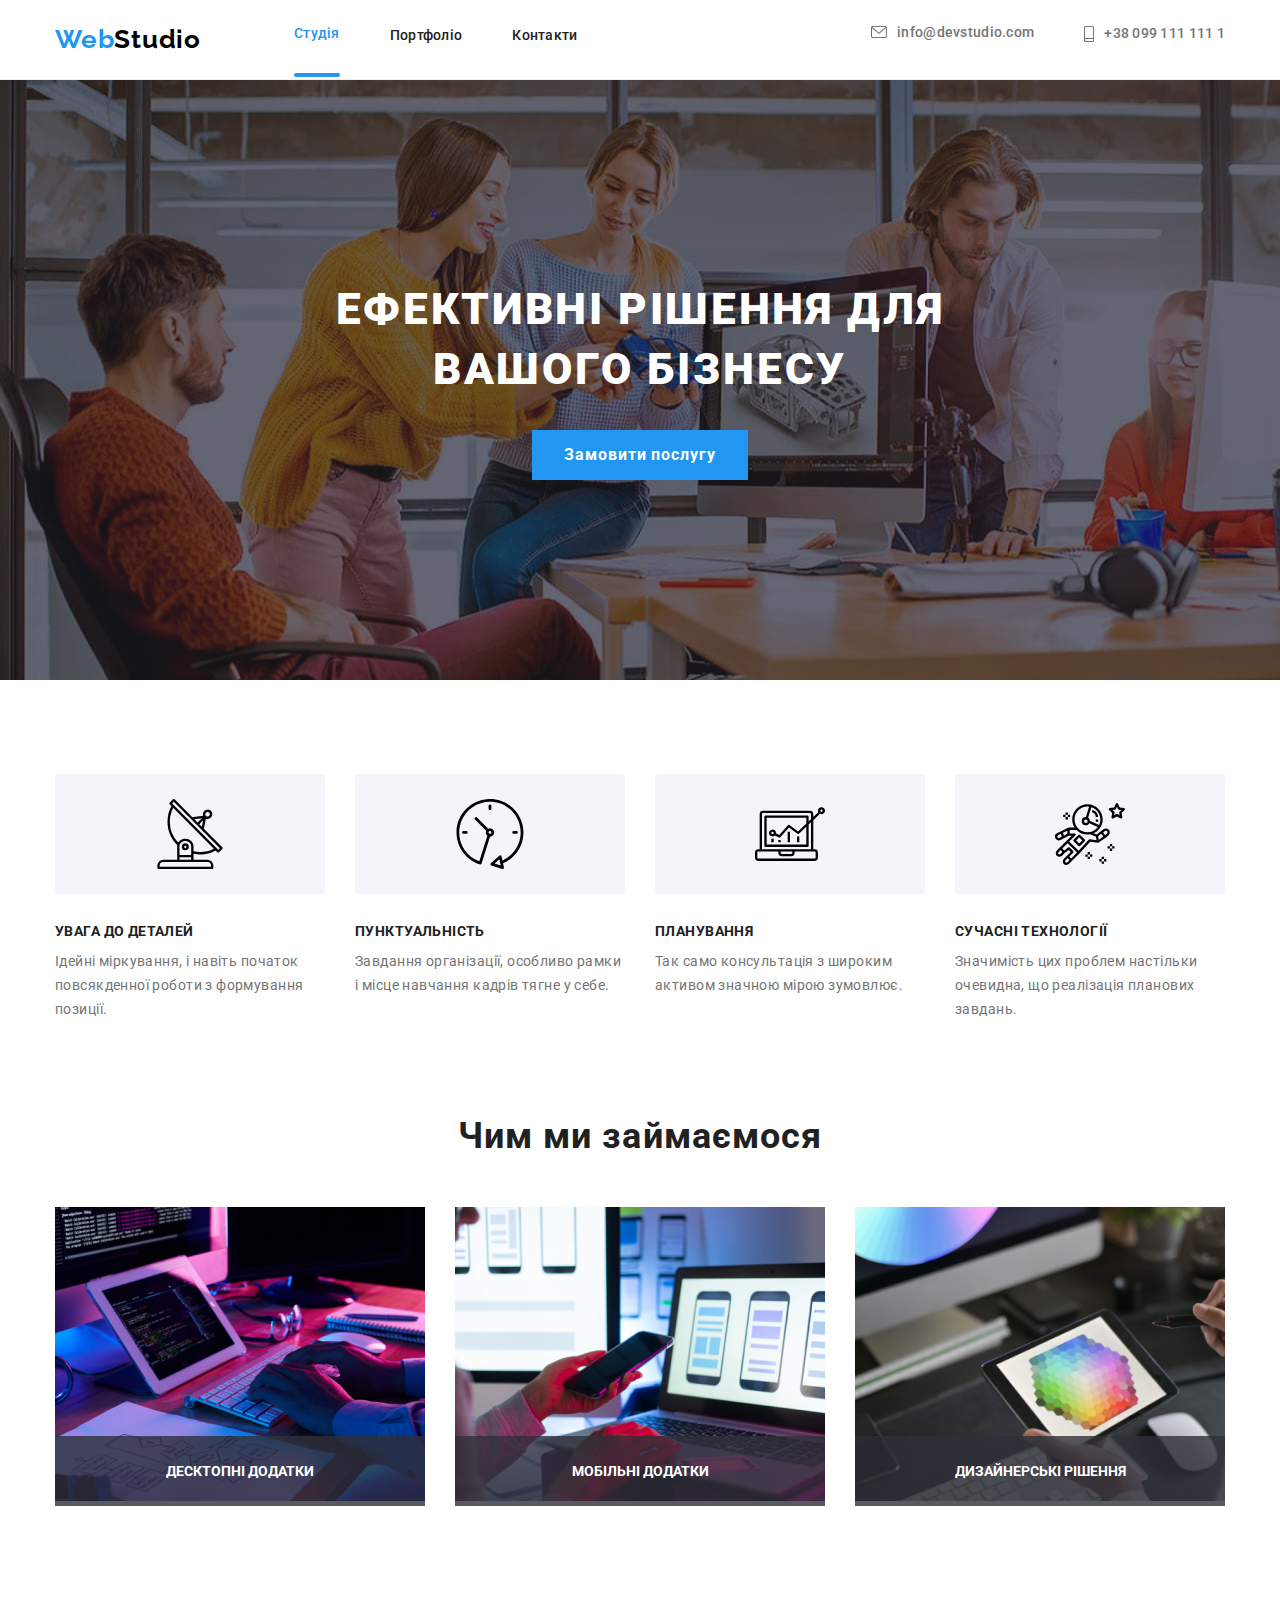
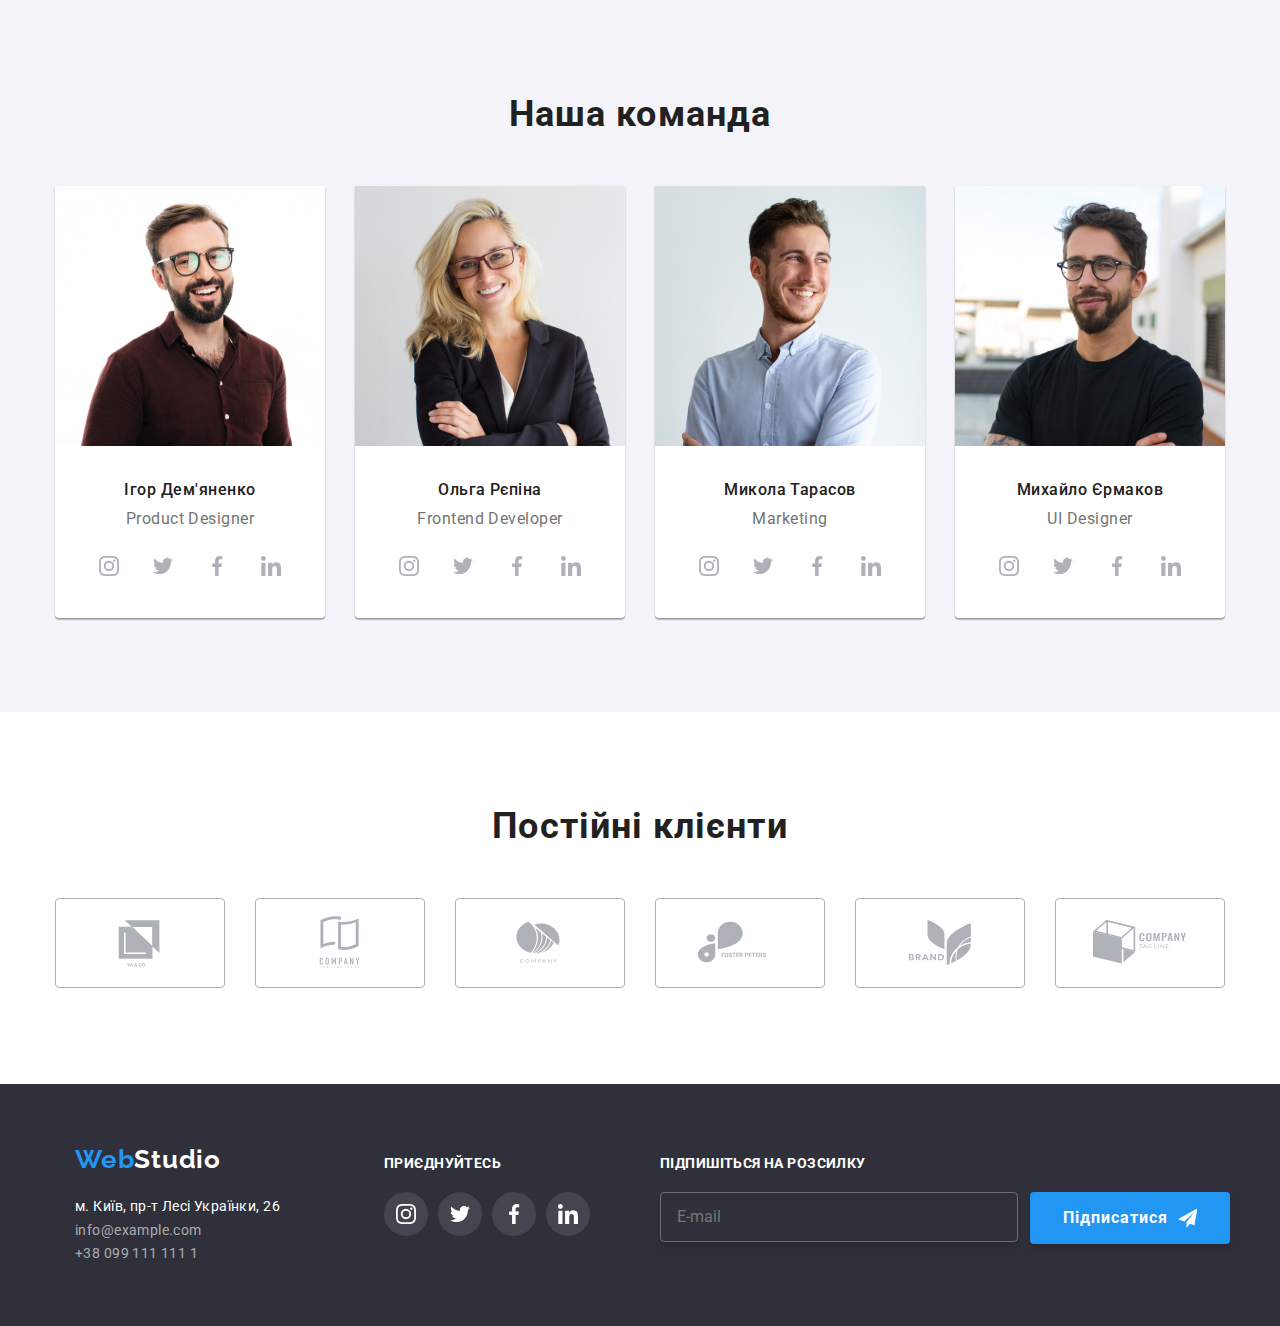
<file: index.html>
<!DOCTYPE html>
<html lang="uk">
  <head>
    <meta charset="UTF-8" />
    <meta http-equiv="X-UA-Compatible" content="IE=edge" />
    <meta name="viewport" content="width=device-width, initial-scale=1.0" />
    <title>Document</title>
    <link
      href="https://fonts.googleapis.com/css2?family=Montserrat:wght@400;700&family=Raleway:wght@700&family=Roboto:wght@400;500;700;900&display=swap"
      rel="stylesheet"
    />
    <link href="https://unpkg.com/aos@2.3.1/dist/aos.css" rel="stylesheet" />
    <link
      rel="stylesheet"
      href="https://cdnjs.cloudflare.com/ajax/libs/modern-normalize/1.1.0/modern-normalize.css"
    />
    <link rel="stylesheet" href="./css/styles.css" />
    <link rel="stylesheet" href="./css/main.min.css" />
  </head>
  <body>
    <header class="header">
      <div class="container header__container">
        <a href="./index.html" class="header-logo link logo">
          <span class="web-logo">Web</span
          ><span class="studio-logo">Studio</span>
        </a>
        <nav class="navigation">
          <ul class="navigation__list list link">
            <li class="navigation__item">
              <a href="./index.html" class="navigation__link line current link title"
                >Студія</a
              >
            </li>
            <li class="navigation__item">
              <a href="./portfolio.html" class="navigation__link link title"
                >Портфоліо</a
              >
            </li>
            <li class="navigation__item">
              <a href="" class="navigation__link link title">Контакти</a>
            </li>
          </ul>
        </nav>
        <div class="connect">
          <ul class="connect__list list header__container">
            <li class="connect__item">
              <a href="mailto:info@devstudio.com" class="connect__mail link">
                <svg class="connect__icon" width="16" height="12">
                  <use href="./images/symbol.svg#icon-envelope-1"></use>
                </svg>
                info@devstudio.com
              </a>
            </li>
            <li class="connect__item">
              <a href="tel:+380991111111" class="connect__tell link">
                <svg class="connect__icon" width="10" height="16">
                  <use href="./images/symbol.svg#icon-smartphone-1"></use>
                </svg>
                +38 099 111 111 1</a
              >
            </li>
          </ul>
        </div>
      </div>
    </header>
    <main>
      <section class="button-one">
        <div class="container">
          <h1 class="button-one__pretitle">
            Ефективні рішення для вашого бізнесу
          </h1>
          <button type="button" class="button-one__title" data-modal-open>
            Замовити послугу
          </button>
        </div>
      </section>
      <section class="about">
        <div class="container">
          <h1 class="visually-hidden">about</h1>
          <ul class="about__list list">
            <li class="about__item">
              <div class="about__box">
                <svg class="about__icon" width="70" height="70">
                  <use href="./images/symbol.svg#icon-antenna"></use>
                </svg>
              </div>
              <p class="about__pretitle">УВАГА ДО ДЕТАЛЕЙ</p>
              <p class="about__title">
                Ідейні міркування, і навіть початок повсякденної роботи з
                формування позиції.
              </p>
            </li>
            <li class="about__item">
              <div class="about__box">
                <svg class="about__icon" width="70" height="70">
                  <use href="./images/symbol.svg#icon-clock"></use>
                </svg>
              </div>
              <p class="about__pretitle">ПУНКТУАЛЬНІСТЬ</p>
              <p class="about__title">
                Завдання організації, особливо рамки і місце навчання кадрів
                тягне у себе.
              </p>
            </li>
            <li class="about__item">
              <div class="about__box">
                <svg class="about__icon" width="70" height="70">
                  <use href="./images/symbol.svg#icon-diagram"></use>
                </svg>
              </div>
              <p class="about__pretitle">ПЛАНУВАННЯ</p>
              <p class="about__title">
                Так само консультація з широким активом значною мірою зумовлює.
              </p>
            </li>
            <li class="about__item">
              <div class="about__box">
                <svg class="about__icon" width="70" height="70">
                  <use href="./images/symbol.svg#icon-astronaut"></use>
                </svg>
              </div>
              <p class="about__pretitle">СУЧАСНІ ТЕХНОЛОГІЇ</p>
              <p class="about__title">
                Значимість цих проблем настільки очевидна, що реалізація
                планових завдань.
              </p>
            </li>
          </ul>
        </div>
      </section>
      <section class="whoweare">
        <div class="container">
          <h3 class="whoweare__title team-title">Чим ми займаємося</h3>
          <ul class="whoweare__list list">
            <li class="whoweare__item">
              <img
                src="./images/about-img-1.jpg"
                alt="заняття студії"
                width="370"
                height="294"
              />
              <p class="whoweare__text">Десктопні додатки</p>
            </li>
            <li class="whoweare__item">
              <img
                src="./images/about-img-2.jpg"
                alt="заняття студії"
                width="370"
                height="294"
              />
              <p class="whoweare__text">Мобільні додатки</p>
            </li>
            <li class="whoweare__item">
              <img
                src="./images/about-img-3.jpg"
                alt="заняття студії"
                width="370"
                height="294"
              />
              <p class="whoweare__text">Дизайнерські рішення</p>
            </li>
          </ul>
        </div>
      </section>
      <section class="team">
        <div class="container">
          <h2 class="team-title">Наша команда</h2>
          <ul class="teamphoto-list list">
            <li class="team-photo">
              <img
                src="./images/ihog-img.jpg"
                alt="ігор"
                width="270"
                height="260"
              />
              <div class="teamdiv">
                <h3 class="team-name">Ігор Дем'яненко</h3>
                <p class="team-position">Product Designer</p>
                <ul class="team-soc list">
                  <li class="team-soc-item">
                    <a href="" class="team-soc-link link">
                      <svg class="team-soc-icon" width="20" height="20">
                        <use href="./images/symbol.svg#icon-instagram"></use>
                      </svg>
                    </a>
                  </li>
                  <li class="team-soc-item">
                    <a href="" class="team-soc-link link">
                      <svg class="team-soc-icon" width="20" height="20">
                        <use href="./images/symbol.svg#icon-twitter1"></use>
                      </svg>
                    </a>
                  </li>
                  <li class="team-soc-item">
                    <a href="" class="team-soc-link link">
                      <svg class="team-soc-icon" width="20" height="20">
                        <use href="./images/symbol.svg#icon-facebook"></use>
                      </svg>
                    </a>
                  </li>
                  <li class="team-soc-item">
                    <a href="" class="team-soc-link link">
                      <svg class="team-soc-icon" width="20" height="20">
                        <use href="./images/symbol.svg#icon-linkedin"></use>
                      </svg>
                    </a>
                  </li>
                </ul>
              </div>
            </li>
            <li class="team-photo">
              <img
                src="./images/olga-img.jpg"
                alt="ольга"
                width="270"
                height="260"
              />
              <div class="teamdiv">
                <h3 class="team-name">Ольга Рєпіна</h3>
                <p class="team-position">Frontend Developer</p>
                <ul class="team-soc list">
                  <li class="team-soc-item">
                    <a href="" class="team-soc-link link">
                      <svg class="team-soc-icon" width="20" height="20">
                        <use href="./images/symbol.svg#icon-instagram"></use>
                      </svg>
                    </a>
                  </li>
                  <li class="team-soc-item">
                    <a href="" class="team-soc-link link">
                      <svg class="team-soc-icon" width="20" height="20">
                        <use href="./images/symbol.svg#icon-twitter1"></use>
                      </svg>
                    </a>
                  </li>

                  <li class="team-soc-item">
                    <a href="" class="team-soc-link link">
                      <svg class="team-soc-icon" width="20" height="20">
                        <use href="./images/symbol.svg#icon-facebook"></use>
                      </svg>
                    </a>
                  </li>
                  <li class="team-soc-item">
                    <a href="" class="team-soc-link link">
                      <svg class="team-soc-icon" width="20" height="20">
                        <use href="./images/symbol.svg#icon-linkedin"></use>
                      </svg>
                    </a>
                  </li>
                </ul>
              </div>
            </li>
            <li class="team-photo">
              <img
                src="./images/mykola-img.jpg"
                alt="микола"
                width="270"
                height="260"
              />
              <div class="teamdiv">
                <h3 class="team-name">Микола Тарасов</h3>
                <p class="team-position">Marketing</p>
                <ul class="team-soc list">
                  <li class="team-soc-item">
                    <a href="" class="team-soc-link link">
                      <svg class="team-soc-icon" width="20" height="20">
                        <use href="./images/symbol.svg#icon-instagram"></use>
                      </svg>
                    </a>
                  </li>
                  <li class="team-soc-item">
                    <a href="" class="team-soc-link link">
                      <svg class="team-soc-icon" width="20" height="20">
                        <use href="./images/symbol.svg#icon-twitter1"></use>
                      </svg>
                    </a>
                  </li>
                  <li class="team-soc-item">
                    <a href="" class="team-soc-link link">
                      <svg class="team-soc-icon" width="20" height="20">
                        <use href="./images/symbol.svg#icon-facebook"></use>
                      </svg>
                    </a>
                  </li>
                  <li class="team-soc-item">
                    <a href="" class="team-soc-link link">
                      <svg class="team-soc-icon" width="20" height="20">
                        <use href="./images/symbol.svg#icon-linkedin"></use>
                      </svg>
                    </a>
                  </li>
                </ul>
              </div>
            </li>
            <li class="team-photo">
              <img
                src="./images/myhaylo-img.jpg"
                alt="михайло"
                width="270"
                height="260"
              />
              <div class="teamdiv">
                <h3 class="team-name">Михайло Єрмаков</h3>
                <p class="team-position">UI Designer</p>
                <ul class="team-soc list">
                  <li class="team-soc-item">
                    <a href="" class="team-soc-link link">
                      <svg class="team-soc-icon" width="20" height="20">
                        <use href="./images/symbol.svg#icon-instagram"></use>
                      </svg>
                    </a>
                  </li>
                  <li class="team-soc-item">
                    <a href="" class="team-soc-link link">
                      <svg class="team-soc-icon" width="20" height="20">
                        <use href="./images/symbol.svg#icon-twitter1"></use>
                      </svg>
                    </a>
                  </li>
                  <li class="team-soc-item">
                    <a href="" class="team-soc-link link">
                      <svg class="team-soc-icon" width="20" height="20">
                        <use href="./images/symbol.svg#icon-facebook"></use>
                      </svg>
                    </a>
                  </li>
                  <li class="team-soc-item">
                    <a href="" class="team-soc-link link">
                      <svg class="team-soc-icon" width="20" height="20">
                        <use href="./images/symbol.svg#icon-linkedin"></use>
                      </svg>
                    </a>
                  </li>
                </ul>
              </div>
            </li>
          </ul>
        </div>
      </section>
      <section class="clients">
        <div class="container">
          <h2 class="clients-title">Постійні клієнти</h2>
          <ul class="clients-list list">
            <li class="clients-item">
              <a class="clients-link" href="#">
                <svg class="clients-btn" width="106" height="60">
                  <use href="./images/symbol.svg#icon-Logo-5"></use>
                </svg>
              </a>
            </li>
            <li class="clients-item">
              <a class="clients-link" href="#">
                <svg class="clients-btn" width="106" height="60">
                  <use href="./images/symbol.svg#icon-Logo"></use>
                </svg>
              </a>
            </li>
            <li class="clients-item">
              <a class="clients-link" href="#">
                <svg class="clients-btn" width="106" height="60">
                  <use href="./images/symbol.svg#icon-Logo-1"></use>
                </svg>
              </a>
            </li>
            <li class="clients-item">
              <a class="clients-link" href="#">
                <svg class="clients-btn" width="106" height="60">
                  <use href="./images/symbol.svg#icon-Logo-2"></use>
                </svg>
              </a>
            </li>
            <li class="clients-item">
              <a class="clients-link" href="#">
                <svg class="clients-btn" width="106" height="60">
                  <use href="./images/symbol.svg#icon-Logo-3"></use>
                </svg>
              </a>
            </li>
            <li class="clients-item">
              <a class="clients-link" href="#">
                <svg class="clients-btn" width="106" height="60">
                  <use href="./images/symbol.svg#icon-Logo-4"></use>
                </svg>
              </a>
            </li>
          </ul>
        </div>
      </section>
    </main>
    <footer class="footmain">
      <div class="container footmain-join">
        <div>
          <a href="WebStudio" class="header-logo web link logo">
            <span class="web-logo">Web</span
            ><span class="studio-logofoot">Studio</span>
          </a>
          <address class="footmain-address">
            <a
              href="https://goo.gl/maps/koh7NdNNXK6s5RCy7"
              class="map-google foas link"
              target="_blank"
              rel="noopener nofollow noreferrer"
              >м. Київ, пр-т Лесі Українки, 26</a
            >
            <ul class="footmain-list list">
              <li>
                <a
                  href="mailto:info@example.com"
                  class="footmain-adress list link"
                  >info@example.com</a
                >
              </li>
              <li>
                <a href="tel:+380991111111" class="footmain-adress link"
                  >+38 099 111 111 1</a
                >
              </li>
            </ul>
          </address>
        </div>
        <div class="welcome">
          <p class="welcome-title">Приєднуйтесь</p>
          <ul class="team-soc list">
            <li class="team-soc-item">
              <a href="" class="team-soc-join link">
                <svg class="team-soc-icon1" width="20" height="20">
                  <use href="./images/symbol.svg#icon-instagram"></use>
                </svg>
              </a>
            </li>
            <li class="team-soc-item">
              <a href="" class="team-soc-join link">
                <svg class="team-soc-icon1" width="20" height="20">
                  <use href="./images/symbol.svg#icon-twitter1"></use>
                </svg>
              </a>
            </li>
            <li class="team-soc-item">
              <a href="" class="team-soc-join link">
                <svg class="team-soc-icon1" width="20" height="20">
                  <use href="./images/symbol.svg#icon-facebook"></use>
                </svg>
              </a>
            </li>
            <li class="team-soc-item">
              <a href="" class="team-soc-join link">
                <svg class="team-soc-icon1" width="20" height="20">
                  <use href="./images/symbol.svg#icon-linkedin"></use>
                </svg>
              </a>
            </li>
          </ul>
        </div>
        <div class="form">
          <h2 class="visually-hidden">Форма підписки</h2>
          <h3 class="form-title">Підпишіться на розсилку</h3>
          <form class="form-modal" autocomplete="off">
            <div class="footer-form">
              <label for="mail"></label>
              <input type="email" name="email" id="mail" placeholder="E-mail" />
              <button class="footer-form__button" type="submit">
                Підписатися
                <svg class="footer-form__icon" width="24" height="24">
                  <use href="./images/symbol.svg#icon-icon-send-1"></use>
                </svg>
              </button>
            </div>
          </form>
        </div>
      </div>
    </footer>
    <div class="backdrop is-hidden" data-modal>
      <div class="modal">
        <button type="button" class="close" data-modal-close>
          <svg class="modal-close" width="18" height="18">
            <use href="./images/symbol.svg#icon-close-black-18dp-2-1-1"></use>
          </svg>
        </button>
        <p class="modal-title">Залиште свої дані, ми вам передзвонимо</p>
        <form class="modal-form">
          <div class="input input-field">
            <label for="user-name" class="input-title">Ім'я</label>
            <div class="input-wrap">
              <input
                type="text"
                minlength="10"
                class="input-form"
                name="name"
                placeholder=" "
                required
                pattern=""
                id="user-name"
              />
              <svg class="form-icon" width="18" height="18">
                <use href="./images/symbol.svg#icon-person"></use>
              </svg>
            </div>
          </div>
          <p class="error">Поле не заповнене</p>
          <div class="input-field">
            <label for="user-tel" class="input-title">Телефон</label>
            <div class="input-wrap">
              <input
                type="tel"
                minlength="13"
                class="input-form"
                name="user-tel"
                placeholder=" "
                required
                pattern="???"
                id="user-tel"
              />
              <svg class="form-icon" width="18" height="18">
                <use href="./images/symbol.svg#icon-phone"></use>
              </svg>
            </div>
          </div>
          <p class="error">Поле не заповнене</p>
          <div class="input-field">
            <label for="mail" class="input-title">Пошта</label>
            <div class="input-wrap">
              <input
                type="email"
                class="input-form"
                name="user-email"
                placeholder=" "
                required
                id="user-email"
              />
              <svg class="form-icon" width="18" height="18">
                <use href="./images/symbol.svg#icon-email"></use>
              </svg>
            </div>
            <p class="error">Поле не заповнене</p>
          </div>
          <div class="input-comment">
            <label for="user-comment" class="input-title">Коментар</label>
            <textarea
              name="user-comment"
              id="user-comment"
              class="modal-text"
              placeholder="Введіть текст"
            ></textarea>
            <p class="error">Поле не заповнене</p>
          </div>
          <div class="input-field input-field-comm">
            <input
              class="input-che visually-hidden"
              type="checkbox"
              name="user-policy"
              value="true"
              id="user-policy"
            />
            <label for="user-policy" class="chekbox-text">
              <span>
                <svg class="icon-che" width="16" height="15">
                  <use href="./images/symbol.svg#icon-icon-check"></use>
                </svg>
              </span>
              Погоджуюся з розсилкою та приймаю
              <a class="chek-link modal-link" href="#">Умови договору</a></label
            >
          </div>
          <button type="submit" class="send-btn">Відправити</button>
        </form>
      </div>
    </div>
    <script src="./js/modal.js"></script>
  </body>
</html>
</file>
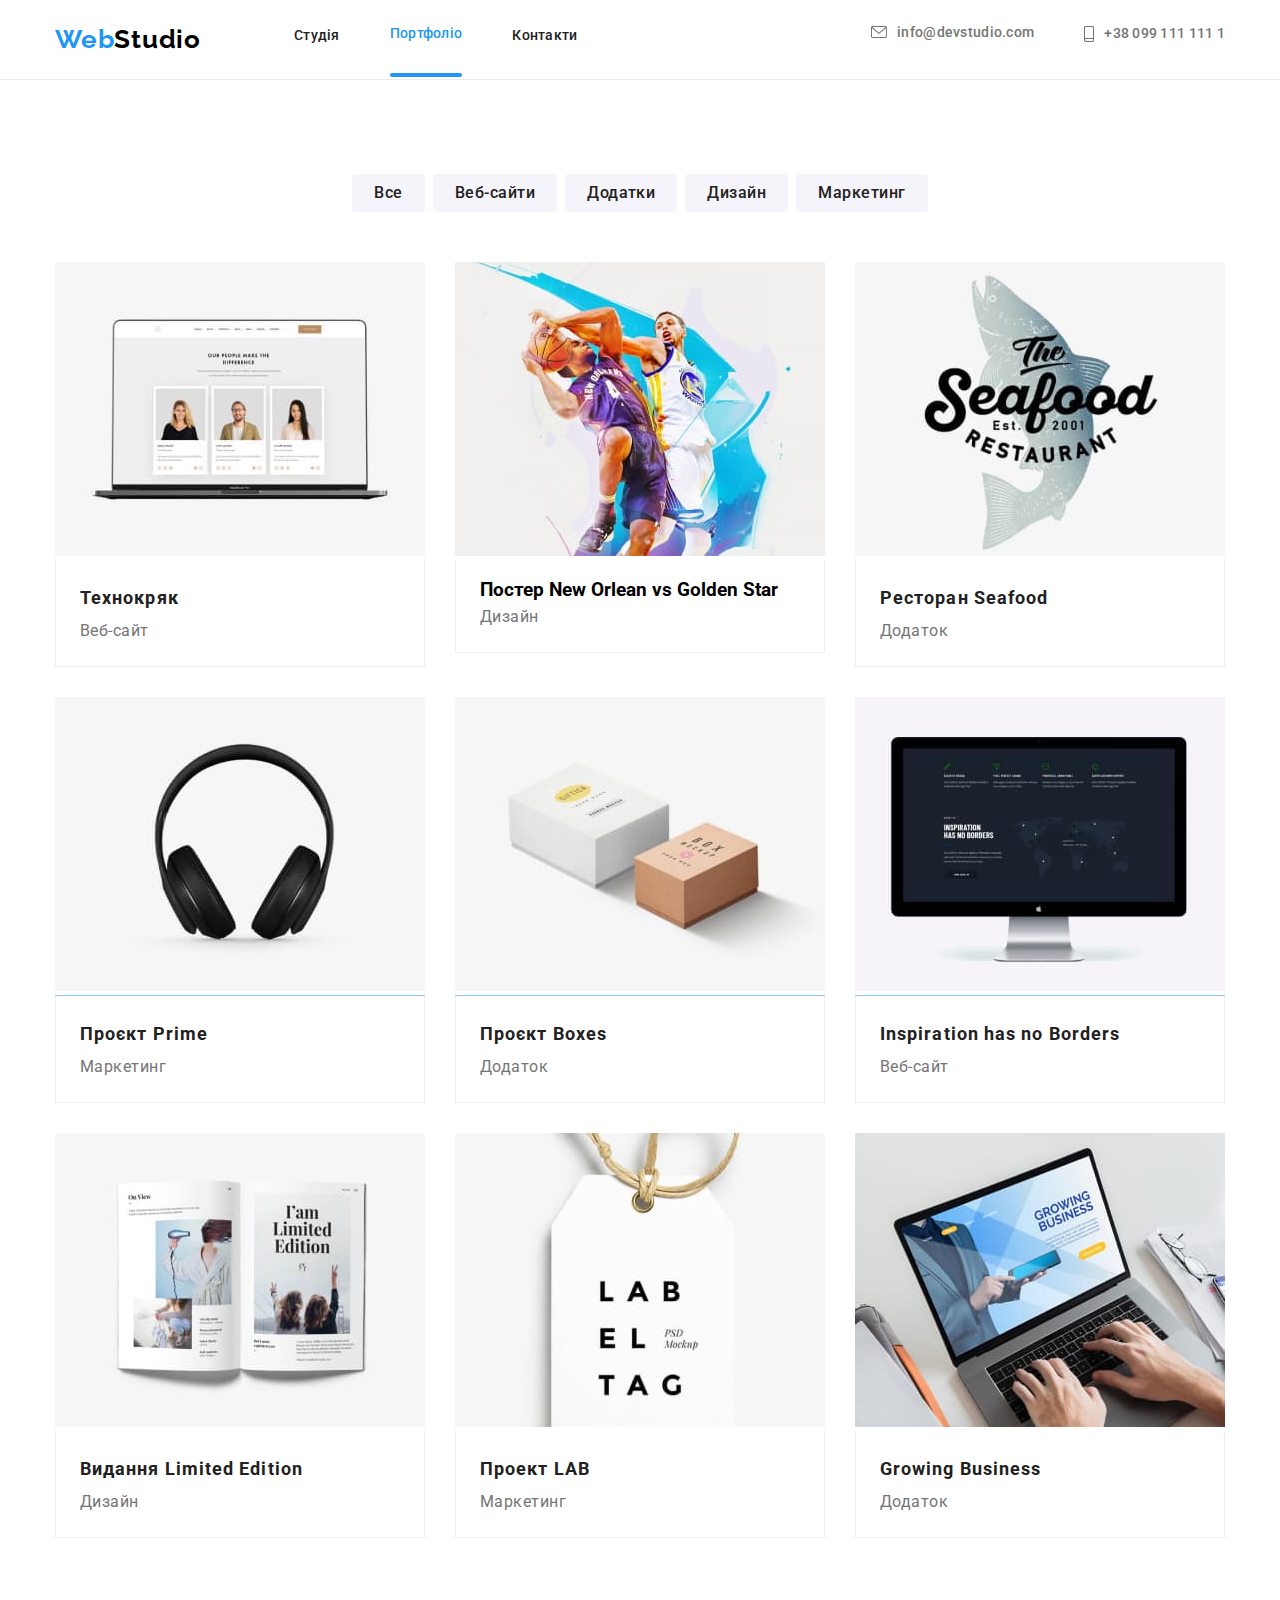
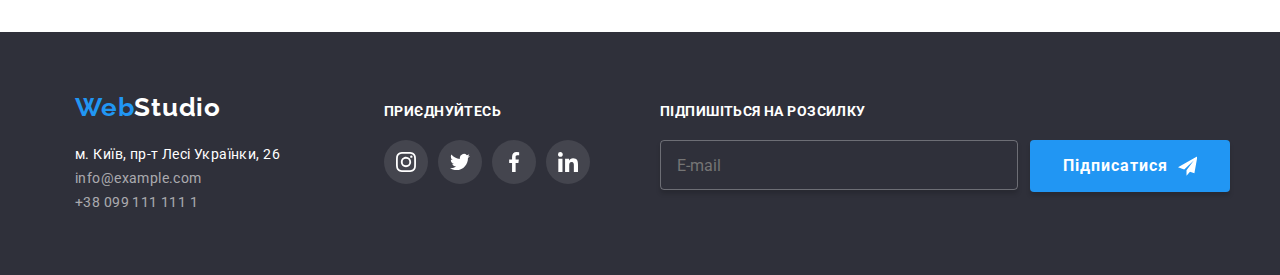
<file: portfolio.html>
<!DOCTYPE html>
<html lang="uk">
  <head>
    <meta charset="UTF-8" />
    <meta http-equiv="X-UA-Compatible" content="IE=edge" />
    <meta name="viewport" content="width=device-width, initial-scale=1.0" />
    <title>Document</title>
    <link rel="preconnect" href="https://fonts.googleapis.com" />
    <link rel="preconnect" href="https://fonts.gstatic.com" crossorigin />
    <link
      href="https://fonts.googleapis.com/css2?family=Montserrat:wght@400;700&family=Raleway:wght@700&family=Roboto:wght@400;500;700;900&display=swap"
      rel="stylesheet"
    />
    <link href="https://unpkg.com/aos@2.3.1/dist/aos.css" rel="stylesheet" />
    <link
      rel="stylesheet"
      href="https://cdnjs.cloudflare.com/ajax/libs/modern-normalize/1.1.0/modern-normalize.css"
    />
    <link rel="stylesheet" href="./css/styles.css" />
    <link rel="stylesheet" href="./css/main.min.css">
  </head>
  <body>
    <header class="header">
      <div class="container header__container">
        <a href="./index.html" class="header-logo link logo">
          <span class="web-logo">Web</span
          ><span class="studio-logo">Studio</span></a
        >
        <nav class="navigation">
          <ul class="navigation__list list link">
            <li class="navigation__item">
              <a href="./index.html" class="navigation__link link title">Студія</a>
            </li>
            <li class="navigation__item">
              <a href="" class="navigation__link line current link title"
                >Портфоліо</a
              >
            </li>
            <li class="navigation__item">
              <a href="" class="navigation__link link title">Контакти</a>
            </li>
          </ul>
        </nav>
        <div class="connect">
          <ul class="connect__list list header__container">
            <li class="connect__item
            ">
              <a
                href="http://mailto:info@devstudio."
                class="connect__mail link"
                ><svg class="connect__icon" width="16" height="12">
                  <use href="./images/symbol.svg#icon-envelope-1"></use>
                </svg>
                info@devstudio.com
              </a>
            </li>
            <li class="connect__item">
              <a href="tel:+380991111111" class="connect__tell link">
                <svg class="connect__icon" width="10" height="16">
                  <use href="./images/symbol.svg#icon-smartphone-1"></use>
                </svg>
                +38 099 111 111 1
              </a>
            </li>
          </ul>
        </div>
      </div>
    </header>
    <main>
      <section class="menu">
        <div class="container">
          <h1 class="visually-hidden">Menu</h1>
          <ul class="button-logo list">
            <li class="item"><button class="button-item link">Все</button></li>
            <li class="item">
              <button class="button-item link">Веб-сайти</button>
            </li>
            <li class="item">
              <button class="button-item link">Додатки</button>
            </li>
            <li class="item">
              <button class="button-item link">Дизайн</button>
            </li>
            <li class="item">
              <button class="button-item link">Маркетинг</button>
            </li>
          </ul>
        </div>
        <div class="container">
          <ul class="marketing list">
            <li class="marketing-item">
              <div class="marketing-wrap">
                <img
                  src="./images/technokryk.jpg"
                  alt="техтокряк"
                  width="370"
                  height="294"
                />
                <p class="marketing-text">
                  Ресурс пропонує комплексні пропозиції з різним рівнем
                  функціоналу та сервісів. Все це дозволить відвідувачу отримати
                  вичерпні відомості про компанію чи приватну особу.
                </p>
              </div>
              <div class="markdiv">
                <h3 class="marketing-title">Технокряк</h3>
                <p class="marketing-pre">Веб-сайт</p>
              </div>
            </li>
            <li class="marketing-item">
              <div class="marketing-wrap">
                <img
                  src="./images/poster.jpg"
                  alt="постер"
                  width="370"
                  height="294"
                />
                <p class="marketing-text">
                  Ресурс пропонує комплексні пропозиції з різним рівнем
                  функціоналу та сервісів. Все це дозволить відвідувачу отримати
                  вичерпні відомості про компанію чи приватну особу.
                </p>
              </div>
              <div class="markdiv">
                <h3 class="title-marketing">
                  Постер New Orlean vs Golden Star
                </h3>
                <p class="marketing-pre">Дизайн</p>
              </div>
            </li>
            <li class="marketing-item">
              <div class="marketing-wrap">
                <img
                  src="./images/restuarant.jpg"
                  alt="ресторан"
                  width="370"
                  height="294"
                />
                <p class="marketing-text">
                  Ресурс пропонує комплексні пропозиції з різним рівнем
                  функціоналу та сервісів. Все це дозволить відвідувачу отримати
                  вичерпні відомості про компанію чи приватну особу.
                </p>
              </div>
              <div class="markdiv">
                <h3 class="marketing-title">Ресторан Seafood</h3>
                <p class="marketing-pre">Додаток</p>
              </div>
            </li>
            <li class="marketing-item">
              <div class="marketing-wrap">
                <img
                  src="./images/prime.jpg"
                  alt="прайм"
                  width="370"
                  height="294"
                />
                <p class="marketing-text">
                  Ресурс пропонує комплексні пропозиції з різним рівнем
                  функціоналу та сервісів. Все це дозволить відвідувачу отримати
                  вичерпні відомості про компанію чи приватну особу.
                </p>
              </div>
              <div class="markdiv">
                <h3 class="marketing-title">Проєкт Prime</h3>
                <p class="marketing-pre">Маркетинг</p>
              </div>
            </li>
            <li class="marketing-item">
              <div class="marketing-wrap">
                <img
                  src="./images/boxes.jpg"
                  alt="коробочка"
                  width="370"
                  height="294"
                />
                <p class="marketing-text">
                  Ресурс пропонує комплексні пропозиції з різним рівнем
                  функціоналу та сервісів. Все це дозволить відвідувачу отримати
                  вичерпні відомості про компанію чи приватну особу.
                </p>
              </div>
              <div class="markdiv">
                <h3 class="marketing-title">Проєкт Boxes</h3>
                <p class="marketing-pre">Додаток</p>
              </div>
            </li>
            <li class="marketing-item">
              <div class="marketing-wrap">
                <img
                  src="./images/inspiration.jpg"
                  alt="натхнення"
                  width="370"
                  height="294"
                />
                <p class="marketing-text">
                  Ресурс пропонує комплексні пропозиції з різним рівнем
                  функціоналу та сервісів. Все це дозволить відвідувачу отримати
                  вичерпні відомості про компанію чи приватну особу.
                </p>
              </div>
              <div class="markdiv">
                <h3 class="marketing-title">Inspiration has no Borders</h3>
                <p class="marketing-pre">Веб-сайт</p>
              </div>
            </li>
            <li class="marketing-item">
              <div class="marketing-wrap">
                <img
                  src="./images/edition.jpg"
                  alt="видання"
                  width="370"
                  height="294"
                />
                <p class="marketing-text">
                  Ресурс пропонує комплексні пропозиції з різним рівнем
                  функціоналу та сервісів. Все це дозволить відвідувачу отримати
                  вичерпні відомості про компанію чи приватну особу.
                </p>
              </div>
              <div class="markdiv">
                <h3 class="marketing-title">Видання Limited Edition</h3>
                <p class="marketing-pre">Дизайн</p>
              </div>
            </li>
            <li class="marketing-item">
              <div class="marketing-wrap">
                <img
                  src="./images/lab.jpg"
                  alt="проект лаб"
                  width="370"
                  height="294"
                />
                <p class="marketing-text">
                  Ресурс пропонує комплексні пропозиції з різним рівнем
                  функціоналу та сервісів. Все це дозволить відвідувачу отримати
                  вичерпні відомості про компанію чи приватну особу.
                </p>
              </div>
              <div class="markdiv">
                <h3 class="marketing-title">Проект LAB</h3>
                <p class="marketing-pre">Маркетинг</p>
              </div>
            </li>
            <li class="marketing-item">
              <div class="marketing-wrap">
                <img
                  src="./images/growing.jpg"
                  alt="грувинг"
                  width="370"
                  height="294"
                />
                <p class="marketing-text">
                  Ресурс пропонує комплексні пропозиції з різним рівнем
                  функціоналу та сервісів. Все це дозволить відвідувачу отримати
                  вичерпні відомості про компанію чи приватну особу.
                </p>
              </div>
              <div class="markdiv">
                <h3 class="marketing-title">Growing Business</h3>
                <p class="marketing-pre">Додаток</p>
              </div>
            </li>
          </ul>
        </div>
      </section>
    </main>
    <footer class="footmain">
      <div class="container footmain-join">
        <div>
          <a href="WebStudio" class="header-logo web logo link">
            <span class="web-logo">Web</span
            ><span class="studio-logofoot">Studio</span>
          </a>
          <address class="footmain-address">
            <a
              href="https://goo.gl/maps/koh7NdNNXK6s5RCy7"
              class="map-google foas link"
              target="_blank"
              rel="noopener nofollow noreferrer"
              >м. Київ, пр-т Лесі Українки, 26</a
            >
            <ul class="footmain-list list">
              <li>
                <a href="mailto:info@example.com" class="footmain-adress foas link"
                  >info@example.com</a
                >
              </li>
              <li>
                <a href="tel:+380991111111" class="footmain-adress foas link"
                  >+38 099 111 111 1</a
                >
              </li>
            </ul>
          </address>
        </div>
        <div class="welcome">
          <strong class="welcome-title">Приєднуйтесь</strong>
          <ul class="team-soc list">
            <li class="team-soc-item">
              <a href="" class="team-soc-join link">
                <svg class="team-soc-icon1" width="20" height="20">
                  <use href="./images/symbol.svg#icon-instagram"></use>
                </svg>
              </a>
            </li>
            <li class="team-soc-item">
              <a href="" class="team-soc-join link">
                <svg class="team-soc-icon1" width="20" height="20">
                  <use href="./images/symbol.svg#icon-twitter1"></use>
                </svg>
              </a>
            </li>
            <li class="team-soc-item">
              <a href="" class="team-soc-join link">
                <svg class="team-soc-icon1" width="20" height="20">
                  <use href="./images/symbol.svg#icon-facebook"></use>
                </svg>
              </a>
            </li>
            <li class="team-soc-item">
              <a href="" class="team-soc-join link">
                <svg class="team-soc-icon1" width="20" height="20">
                  <use href="./images/symbol.svg#icon-linkedin"></use>
                </svg>
              </a>
            </li>
          </ul>
        </div>
        <div class="form">
          <h2 class="visually-hidden">Форма підписки</h2>
          <h3 class="form-title">Підпишіться на розсилку</h3>
          <form class="form-modal" autocomplete="off">
            <div class="footer-form">
              <label for="mail"></label>
              <input type="email" name="email" id="mail" placeholder="E-mail" />
              <button class="footer-form__button" type="submit">
                Підписатися
                <svg class="footer-form__icon" width="24" height="24">
                  <use href="./images/symbol.svg#icon-icon-send-1"></use>
                </svg>
              </button>
            </div>
          </form>
        </div>
      </div>
    </footer>
    <!-- <script src="https://unpkg.com/aos@2.3.1/dist/aos.js"></script>
    <script>
      AOS.init();
    </script> -->
  </body>
</html>
</file>
<file: css/styles.css>
/* header */

/* _____icon_____ */


/* -------портфоліо-------- */
/* --------портфоліо header -------- */


/* body */

/* button */


/* about */

/* whoweare */

/*team*/

/* marketing */

/* ----------постійні кліенти-------- */

/* --------footer---------- */


/* -------join------- */


/* -------форма підписки--------- */


/* --------modal--------- */

/* --------form---------- */

/* .form-input:focus +.input-title{
  transform: translateY(-50%);
} */
</file>
<file: css/main.min.css>
:root{--main-black-color: #000000;--main-white-color: #ffffff;--accent-color: #2196f3;--dark-main-color: #212121;--text-color: #757575;--main-footer-color: #2f303a;--background-primary-gray: #f5f4fa;--background-primary-darck: rgba(47, 48, 58, 0.8);--logo-company-color: #afb1b8}p,h1,h2,h3,h4,h5,h6{margin:0px}ul{margin:0px;padding-left:0px}.nav-main__link{cursor:pointer}footer{font-style:normal}body{font-family:Roboto,sans-serif}.list{list-style:none}.link{text-decoration:none}.container{width:1200px;padding-left:15px;padding-right:15px;margin-left:auto;margin-right:auto}.title{font-weight:500;font-size:14px;line-height:1.33;letter-spacing:.02em;color:var(--dark-main-color)}.header{padding-top:24px;padding-bottom:24px;border-bottom:1px solid #ececec}.header__container{display:-webkit-box;display:-ms-flexbox;display:flex}.logo{font-family:"Raleway";font-style:normal;font-weight:700;font-size:26px;line-height:1.2;letter-spacing:.03em}.web-logo{color:var(--accent-color)}.studio-logo{color:#000}.header-logo{margin-right:93px}.navigation__list{display:-webkit-box;display:-ms-flexbox;display:flex;-webkit-box-align:center;-ms-flex-align:center;align-items:center}.navigation__item:not(:last-child){margin-right:50px}.navigation__link{font-family:"Roboto";font-style:normal;font-weight:500;font-size:14px;line-height:1.4;letter-spacing:.02em;color:var(--dark-main-color);-webkit-transition:color 250ms cubic-bezier(0.4, 0, 0.2, 1);transition:color 250ms cubic-bezier(0.4, 0, 0.2, 1)}.navigation__link:hover,.navigation__link:focus{color:var(--accent-color)}.connect{margin-left:auto}.connect__item:not(:last-child){margin-right:50px}.line{position:relative;color:#2196f3}.current::after{content:"";position:relative;display:block;width:100%;height:4px;bottom:-0.5px;left:0;bottom:-29px;background-color:var(--accent-color);border:none;border-radius:2px}.connect__tell{display:-webkit-box;display:-ms-flexbox;display:flex;-webkit-box-align:center;-ms-flex-align:center;align-items:center;font-family:"Roboto";font-style:normal;font-weight:500;font-size:14px;line-height:1.4;letter-spacing:.02em;color:var(--text-color);-webkit-transition:color 250ms cubic-bezier(0.4, 0, 0.2, 1);transition:color 250ms cubic-bezier(0.4, 0, 0.2, 1)}.connect__tell:hover,.connect__tell:focus{color:#2196f3}.connect__mail{font-family:"Roboto";font-style:normal;font-weight:500;font-size:14px;line-height:16px;letter-spacing:.02em;color:var(--text-color);-webkit-transition:color 250ms cubic-bezier(0.4, 0, 0.2, 1);transition:color 250ms cubic-bezier(0.4, 0, 0.2, 1)}.connect__mail:hover,.connect__mail:focus{color:#2196f3}.connect__icon{display:-webkit-inline-box;display:-ms-inline-flexbox;display:inline-flex;fill:currentColor;margin-right:10px;-webkit-transition:color 250ms cubic-bezier(0.4, 0, 0.2, 1),fill 250ms cubic-bezier(0.4, 0, 0.2, 1);transition:color 250ms cubic-bezier(0.4, 0, 0.2, 1),fill 250ms cubic-bezier(0.4, 0, 0.2, 1)}.nav-main__mail:hover .connect__icon,.nav-main__mail:focus .connect__icon{fill:#2196f3}.menu{padding-top:94px;padding-bottom:94px}.button-logo{font-family:"Roboto";font-style:normal;font-weight:500;font-size:16px;line-height:1.6;letter-spacing:.03em;color:var(--dark-main-color)}.button-logo{display:-webkit-box;display:-ms-flexbox;display:flex;-webkit-box-pack:center;-ms-flex-pack:center;justify-content:center;margin:0;padding:0;margin-bottom:50px;list-style:none;font-style:normal}.button-logo .item:not(:last-child){margin-right:8px}.button-item{font-family:"Roboto";font-style:normal;font-weight:500;font-size:16px;line-height:1.6;letter-spacing:.03em;color:#212121;background:#f5f4fa;border-radius:4px;border:0px;-webkit-transition:color 250ms cubic-bezier(0.4, 0, 0.2, 1),background-color 250ms cubic-bezier(0.4, 0, 0.2, 1);transition:color 250ms cubic-bezier(0.4, 0, 0.2, 1),background-color 250ms cubic-bezier(0.4, 0, 0.2, 1);padding:6px 22px}.button-item:hover,.button-item:focus{color:var(--main-white-color);background-color:var(--accent-color)}.about{padding-top:94px;padding-bottom:94px}.about__pretitle{font-weight:700;font-size:14px;line-height:1.14;letter-spacing:.03em;text-transform:uppercase;color:var(--dark-main-color);margin-top:0px;margin-bottom:10px}.about__title{font-size:14px;line-height:1.71;letter-spacing:.03em;color:var(--text-color)}.about__list{display:-webkit-box;display:-ms-flexbox;display:flex;gap:30px}.about__item{width:calc((100% - 30px)/4)}.item__list:not(:last-child){margin-right:30px}.about__box{-webkit-box-pack:center;-ms-flex-pack:center;justify-content:center;height:120px;margin-bottom:30px;border-radius:4px;background-color:var(--background-primary-gray)}.button-one__pretitle{margin-top:0px;margin-right:auto;margin-left:auto;margin-bottom:30px;color:var(--main-white-color);max-width:696px;font-weight:900;font-size:44px;line-height:1.36;text-align:center;letter-spacing:.06em;text-transform:uppercase}.button-one{background-color:var(--main-footer-color);padding:200px 0;margin-right:auto;margin-left:auto;text-align:center;background-image:-webkit-gradient(linear, left top, left bottom, from(rgba(47, 48, 58, 0.4)), to(rgba(47, 48, 58, 0.4))),url(../images/background.jpg);background-image:linear-gradient(rgba(47, 48, 58, 0.4), rgba(47, 48, 58, 0.4)),url(../images/background.jpg)}.button-one__title{font-family:"Roboto";font-weight:700;font-size:16px;line-height:1.9;-webkit-box-align:center;-ms-flex-align:center;align-items:center;text-align:center;letter-spacing:.06em;color:var(--main-white-color);background-color:var(--accent-color);padding:10px 32px;min-width:216px;height:50px;border:none;outline:none;-webkit-transition:color 250ms cubic-bezier(0.4, 0, 0.2, 1),background-color 250ms cubic-bezier(0.4, 0, 0.2, 1);transition:color 250ms cubic-bezier(0.4, 0, 0.2, 1),background-color 250ms cubic-bezier(0.4, 0, 0.2, 1)}.whoweare{display:-webkit-box;display:-ms-flexbox;display:flex;background-color:var(--main-white-color)}.team-title{font-weight:700;font-size:36px;line-height:1.16;text-align:center;letter-spacing:.03em;color:var(--dark-main-color)}.whoweare{padding-bottom:94px}.whoweare .team-title{-webkit-box-pack:center;-ms-flex-pack:center;justify-content:center;margin-bottom:50px;display:-webkit-box;display:-ms-flexbox;display:flex}.whoweare .whoweare__list{display:-webkit-box;display:-ms-flexbox;display:flex}.menu-logo{background:var(--accent-color)}.whoweare__item{position:relative}.whoweare__list .whoweare__item+.whoweare__item{margin-left:30px}.whoweare__text{position:absolute;bottom:0;left:0;right:0;margin:0;padding-top:27px;padding-bottom:27px;font-weight:700;font-size:14px;line-height:1.143;text-align:center;text-transform:uppercase;color:var(--main-white-color);background-color:rgba(47,48,58,.8)}.teamphoto-list{display:-webkit-box;display:-ms-flexbox;display:flex;gap:30px}.team .team-title{-webkit-box-pack:center;-ms-flex-pack:center;justify-content:center;margin-bottom:50px}.team-photo{width:calc(100% - 20px);background-color:var(--main-white-color);-webkit-box-shadow:0px 1px 3px rgba(0,0,0,.12),0px 1px 1px rgba(0,0,0,.14),0px 2px 1px rgba(0,0,0,.2);box-shadow:0px 1px 3px rgba(0,0,0,.12),0px 1px 1px rgba(0,0,0,.14),0px 2px 1px rgba(0,0,0,.2);border-radius:0px 0px 4px 4px}.team{padding-top:94px;padding-bottom:94px;background-color:var(--background-primary-gray)}.teamdiv{padding-top:30px;padding-bottom:30px}.team-name{font-weight:500;font-size:16px;line-height:1.19;text-align:center;letter-spacing:.03em;color:var(--dark-main-color);margin-bottom:10px}.team-soc{display:-webkit-box;display:-ms-flexbox;display:flex;-webkit-box-pack:center;-ms-flex-pack:center;justify-content:center;gap:10px}.team-soc-link{display:-webkit-box;display:-ms-flexbox;display:flex;height:44px;width:44px;border-radius:50%;background-color:#fff;-webkit-box-align:center;-ms-flex-align:center;align-items:center;-webkit-box-pack:center;-ms-flex-pack:center;justify-content:center;-webkit-transition:fill 250ms cubic-bezier(0.4, 0, 0.2, 1),background-color 250ms cubic-bezier(0.4, 0, 0.2, 1);transition:fill 250ms cubic-bezier(0.4, 0, 0.2, 1),background-color 250ms cubic-bezier(0.4, 0, 0.2, 1)}.team-soc-link:hover,.team-soc-link:focus{background-color:var(--accent-color)}.team-soc-icon{-webkit-box-pack:center;-ms-flex-pack:center;justify-content:center;fill:#afb1b8}.team-soc-link:hover .team-soc-icon,.team-soc-link:focus .team-soc-icon{fill:#fff}.team-position{font-weight:400;font-size:16px;line-height:1.19;text-align:center;letter-spacing:.03em;margin-bottom:16px;color:var(--text-color)}.marketing-title{font-style:normal;font-weight:700;font-size:18px;line-height:2;letter-spacing:.06em;color:var(--dark-main-color)}.marketing-pre{font-weight:400;font-size:16px;line-height:1.88;letter-spacing:.03em;color:var(--text-color)}.marketing{display:-webkit-box;display:-ms-flexbox;display:flex;-webkit-box-pack:center;-ms-flex-pack:center;justify-content:center;-ms-flex-wrap:wrap;flex-wrap:wrap;gap:30px;-webkit-box-flex:1 1 1;-ms-flex-positive:1 1 1;flex-grow:1 1 1}.marketing-wrap{position:relative;overflow:hidden}.marketing-item{display:block;max-width:370px}.marketing-item:hover,.marketing-item:focus{-webkit-box-shadow:0px 1px 3px rgba(0,0,0,.12),0px 1px 1px rgba(0,0,0,.14),0px 2px 1px rgba(0,0,0,.2);box-shadow:0px 1px 3px rgba(0,0,0,.12),0px 1px 1px rgba(0,0,0,.14),0px 2px 1px rgba(0,0,0,.2)}.markdiv{padding:20px 24px;border-right:1px solid #eee;border-left:1px solid #eee;border-bottom:1px solid #eee}.marketing-text{position:absolute;top:0px;left:0px;font-family:"Roboto";font-style:normal;font-weight:400;font-size:18px;line-height:1.5;letter-spacing:.03em;color:var(--main-white-color);background-color:rgba(33,150,243,.9);padding:63px 27px;height:100%;-webkit-transform:translateY(100%);transform:translateY(100%);-webkit-transition:-webkit-transform 250ms linear;transition:-webkit-transform 250ms linear;transition:transform 250ms linear;transition:transform 250ms linear, -webkit-transform 250ms linear;overflow:auto}.marketing-item:hover .marketing-text{-webkit-transform:translateY(0%);transform:translateY(0%)}.clients{padding-bottom:94px;padding-top:94px}.clients-title{font-family:"Roboto";font-style:normal;font-weight:700;font-size:36px;line-height:1.16;text-align:center;letter-spacing:.03em;margin-top:0;margin-bottom:50px;color:#212121}.clients-list{display:-webkit-box;display:-ms-flexbox;display:flex;-ms-flex-wrap:wrap;flex-wrap:wrap;-webkit-box-pack:justify;-ms-flex-pack:justify;justify-content:space-between}.clients-item{height:92px}.clients-link{display:-webkit-box;display:-ms-flexbox;display:flex;-webkit-box-align:center;-ms-flex-align:center;align-items:center;-webkit-box-pack:center;-ms-flex-pack:center;justify-content:center;width:170px;height:90px;color:var(--logo-company-color);border:1px solid var(--logo-company-color);border-radius:4px;-webkit-transition:border-color 250ms cubic-bezier(0.4, 0, 0.2, 1),fill 250ms cubic-bezier(0.4, 0, 0.2, 1);transition:border-color 250ms cubic-bezier(0.4, 0, 0.2, 1),fill 250ms cubic-bezier(0.4, 0, 0.2, 1)}.clients-link:hover,.clients-link:focus{fill:#2196f3;border-color:var(--accent-color)}.clients-btn{fill:var(--logo-company-color);-webkit-transition:border-color 250ms cubic-bezier(0.4, 0, 0.2, 1),fill 250ms cubic-bezier(0.4, 0, 0.2, 1);transition:border-color 250ms cubic-bezier(0.4, 0, 0.2, 1),fill 250ms cubic-bezier(0.4, 0, 0.2, 1)}.clients-link:hover .clients-btn,.clients-link:focus .clients-btn{fill:var(--accent-color)}.studio-logofoot{color:var(--main-white-color)}.map-google{font-style:normal;font-weight:400;font-size:14px;line-height:1.7;letter-spacing:.03em;color:var(--main-white-color)}.footmain{padding:60px;background-color:#2f303a}.web{display:inline-block;margin-bottom:20px}.footmain-adress{font-family:"Roboto";font-style:normal;font-weight:400;font-size:14px;line-height:1.7;letter-spacing:.03em;color:rgba(255,255,255,.6)}.address .footmain-adress{display:inline-block;margin-bottom:9px}.footmain-join{display:-webkit-box;display:-ms-flexbox;display:flex;gap:70px;-webkit-box-align:baseline;-ms-flex-align:baseline;align-items:baseline}.welcome-title{display:block;margin:0;margin-bottom:20px;color:var(--main-white-color);font-weight:700;font-size:14px;line-height:1.14;letter-spacing:.03em;text-transform:uppercase;text-align:left}.team-soc-join{height:44px;width:44px;border-radius:50%;background-color:rgba(255,255,255,.1);-webkit-box-pack:center;-ms-flex-pack:center;justify-content:center;-webkit-transition:background-color 250ms cubic-bezier(0.4, 0, 0.2, 1);transition:background-color 250ms cubic-bezier(0.4, 0, 0.2, 1)}.team-soc-join:hover,.team-soc-join:focus{background-color:var(--accent-color)}.team-soc-icon1{-webkit-box-pack:center;-ms-flex-pack:center;justify-content:center;fill:#fff;-webkit-transition:background-color 250ms cubic-bezier(0.4, 0, 0.2, 1);transition:background-color 250ms cubic-bezier(0.4, 0, 0.2, 1)}.team-soc-join:hover .team-soc-icon1 .team-soc-join:focus .team-soc-icon1{fill:#fff}.footer-form>.footer-form__button{display:-webkit-box;display:-ms-flexbox;display:flex;-webkit-box-align:center;-ms-flex-align:center;align-items:center}.footer-form__icon{display:inline-block;margin-left:10px;fill:var(--main-white-color)}.footer-form{display:-webkit-box;display:-ms-flexbox;display:flex;width:570px;-webkit-box-orient:horizontal;-webkit-box-direction:normal;-ms-flex-direction:row;flex-direction:row;-webkit-box-pack:justify;-ms-flex-pack:justify;justify-content:space-between}.form-title{display:block;margin:0;margin-bottom:20px;color:var(--main-white-color);font-weight:700;font-size:14px;line-height:1.14;letter-spacing:.03em;text-transform:uppercase;text-align:left}.footer-form input[type=email]{min-width:358px;height:50px;margin-right:12px;background:inherit;border:1px solid rgba(255,255,255,.3);-webkit-box-shadow:0px 4px 4px rgba(0,0,0,.15);box-shadow:0px 4px 4px rgba(0,0,0,.15);border-radius:4px;outline:none;padding:12px 16px;font-size:16px;line-height:1.87;color:rgba(255,255,255,.6)}.footer-form__button{border:1px solid rgba(0,0,0,0);padding:10px 32px;min-width:200px;min-height:50px;-webkit-box-shadow:0px 4px 4px rgba(0,0,0,.15);box-shadow:0px 4px 4px rgba(0,0,0,.15);border-radius:4px;cursor:pointer;color:var(--main-white-color);background-color:var(--accent-color);outline:none;font-weight:700;font-size:16px;line-height:1.87;text-decoration:none;text-align:center;letter-spacing:.06em}.modal{position:absolute;min-height:581px;width:528px;background-color:#fff;border-radius:4px;top:50%;left:50%;-webkit-transform:translate(-50%, -50%) scale(1) rotate(0);transform:translate(-50%, -50%) scale(1) rotate(0);-webkit-transition:-webkit-transform 250ms;transition:-webkit-transform 250ms;transition:transform 250ms;transition:transform 250ms, -webkit-transform 250ms;padding:40px}.backdrop{position:fixed;top:0%;left:0%;width:100%;height:100%;color:rgba(0,0,0,.2);background:rgba(0,0,0,.2);opacity:1;-webkit-transition:opacity 250ms linear,visibility 250ms;transition:opacity 250ms linear,visibility 250ms}.is-hidden{opacity:0;visibility:hidden;pointer-events:none}.backdrop.is-hidden .modal{-webkit-transform:translate(-50%, -50%) scale(0) rotate(-180deg);transform:translate(-50%, -50%) scale(0) rotate(-180deg)}.backdrop.is-hidden .modal .modal-close{-webkit-transform:scale(1);transform:scale(1)}.close{position:absolute;top:8px;right:8px;width:30px;height:30px;cursor:pointer;color:#000;background-color:var(--main-white-color);border-radius:50%;border:none;outline:none;-webkit-box-shadow:0px 2px 1px rgba(0,0,0,.2),0px 1px 1px rgba(0,0,0,.14),0px 1px 3px rgba(0,0,0,.12);box-shadow:0px 2px 1px rgba(0,0,0,.2),0px 1px 1px rgba(0,0,0,.14),0px 1px 3px rgba(0,0,0,.12);-webkit-transform:scale(1);transform:scale(1);-webkit-transition:all 250ms cubic-bezier(0.4, 0, 0.2, 1);transition:all 250ms cubic-bezier(0.4, 0, 0.2, 1)}.close:hover,.close:focus,.close:active{fill:var(--main-white-color);border:.5px groove var(--background-primary-gray);-webkit-transition:all 250ms cubic-bezier(0.4, 0, 0.2, 1);transition:all 250ms cubic-bezier(0.4, 0, 0.2, 1)}.modal-close{display:block;fill:currentColor;margin:auto;background:#fff;border-radius:4px;border-radius:50%}.close:hover .modal-close,.close:focus .modal-close,.close:hover,.close:focus{-webkit-transform:scale(1.3);transform:scale(1.3);background-color:var(--accent-color);fill:var(--main-white-color);-webkit-transition:all 250ms cubic-bezier(0.4, 0, 0.2, 1);transition:all 250ms cubic-bezier(0.4, 0, 0.2, 1)}.input-form{width:100%;height:40px;border:1px solid rgba(33,33,33,.2);border-radius:4px;padding-left:42px;font-weight:400;font-size:12px;line-height:.8;letter-spacing:.01em;color:#757575}.input-form:focus{outline-color:#2196f3}.input-wrap{position:relative}.input-field{margin-bottom:12px}.input-field-comm{margin-bottom:30px}.input-comment{margin-bottom:20px}.form-icon{position:absolute;left:12px;top:50%;-webkit-transform:translateY(-50%);transform:translateY(-50%);display:block}.input-form:focus+.form-icon{fill:#2196f3}.error{display:none}.input-title{font-weight:400;font-size:12px;line-height:1.17;letter-spacing:.01em;color:var(--text-color);display:block;margin-bottom:4px;left:42px;-webkit-transition:all 250ms cubic-bezier(0.4, 0, 0.2, 1);transition:all 250ms cubic-bezier(0.4, 0, 0.2, 1)}.modal-text{width:100%;height:120px;border:1px solid rgba(33,33,33,.2);border-radius:4px;resize:none;padding:12px 16px;font-weight:400;font-size:12px;line-height:.8;letter-spacing:.01em;color:rgba(117,117,117,.5)}.send-btn{display:block;background:#188ce8;color:#fff;-webkit-box-shadow:0px 4px 4px rgba(0,0,0,.15);box-shadow:0px 4px 4px rgba(0,0,0,.15);border-radius:4px;border:1px solid rgba(0,0,0,0);padding:10px 52px;min-width:200px;min-height:50px;cursor:pointer;outline:none;font-weight:700;font-size:16px;line-height:1.87;text-decoration:none;letter-spacing:.06em;text-align:center;margin:0 auto}.chekbox-text{font-weight:400;font-size:14px;line-height:1.7;letter-spacing:.03em;color:var(--text-color);-webkit-box-pack:center;-ms-flex-pack:center;justify-content:center}.chekbox-text span{display:-webkit-box;display:-ms-flexbox;display:flex;width:16px;height:15px;margin-right:8px;border-radius:4px;cursor:pointer;fill:solid 212121;-webkit-transition:all 250ms cubic-bezier(0.4, 0, 0.2, 1);transition:all 250ms cubic-bezier(0.4, 0, 0.2, 1)}.input-che:checked+.chekbox-text span{background-color:var(--accent-color);border-color:rgba(0,0,0,0)}.input-che:focus+.chekbox-text span{border-color:var(--accent-color)}.icon-che{border:2px solid;border-color:var(--dark-main-color);fill:var(--main-white-color);-webkit-transition:250ms cubic-bezier(0.4, 0, 0.2, 1);transition:250ms cubic-bezier(0.4, 0, 0.2, 1)}.modal-checkbox{fill:var(--dark-main-color)}.modal-link{color:#2196f3;text-decoration:underline}.chek-link{padding-left:3px}.input-che:checked+.chekbox-text .icon-che{background-color:var(--accent-color);border:none;fill:var(--main-white-color)}.modal-title{font-weight:700;font-size:20px;line-height:1.15;text-align:center;letter-spacing:.03em;color:#212121;text-align:center;margin-bottom:12px}.visually-hidden{position:absolute;width:1px;height:1px;margin:-1px;border:0;padding:0;white-space:nowrap;-webkit-clip-path:inset(100%);clip-path:inset(100%);clip:rect(0 0 0 0);overflow:hidden}.connect__mail,.about__box,.team-soc-icon,.team-soc-join,.team-soc-icon1,.send-btn,.chekbox-text{display:-webkit-box;display:-ms-flexbox;display:flex;-webkit-box-align:center;-ms-flex-align:center;align-items:center}/*# sourceMappingURL=main.min.css.map */
</file>
